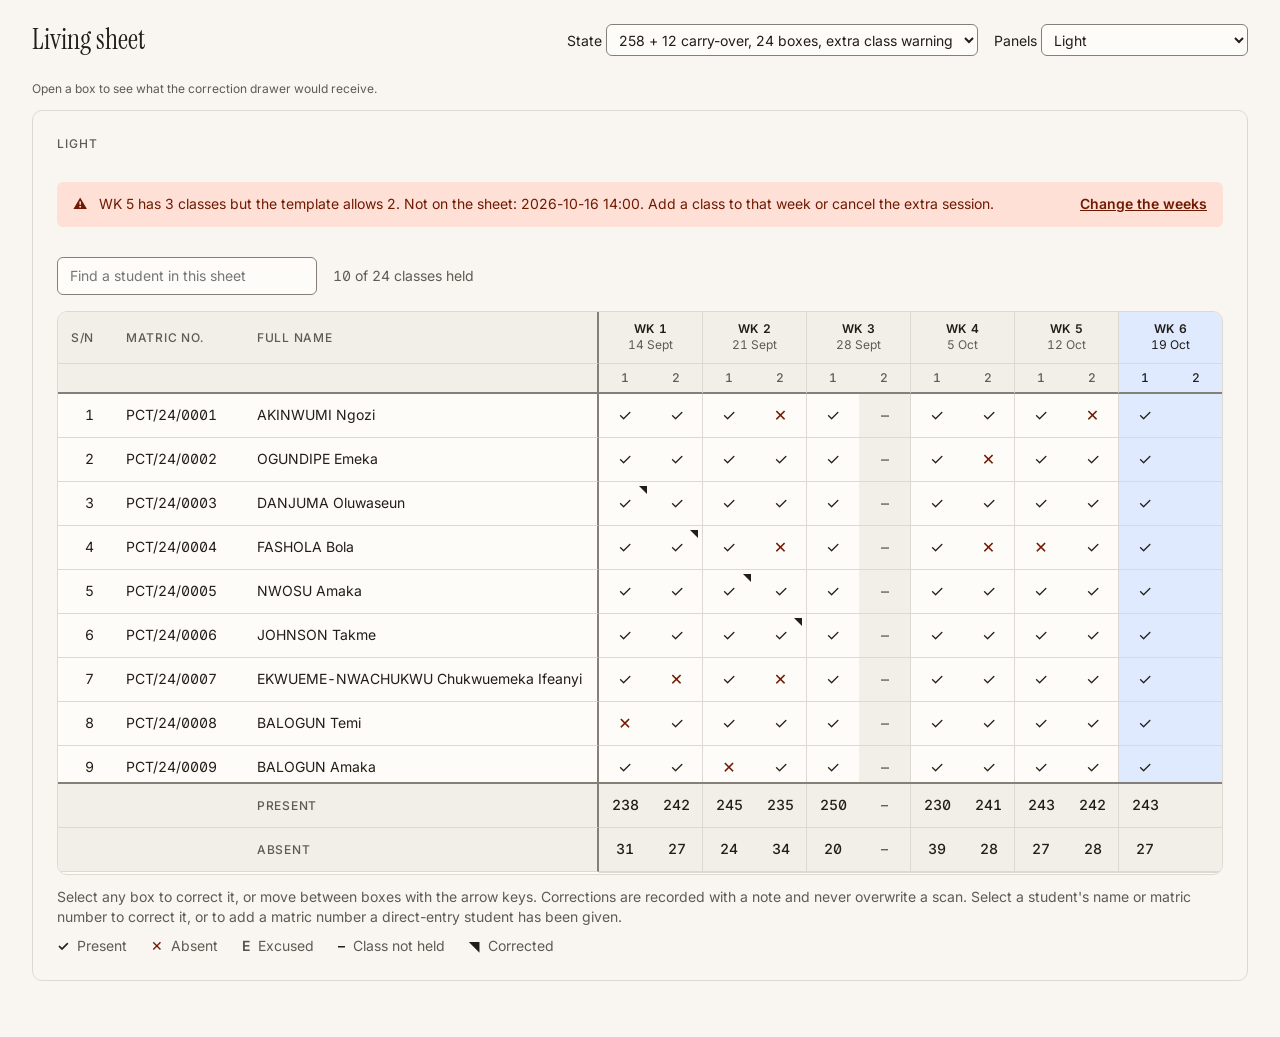
<file: rollcall/static/gallery/sheet.html>
<!doctype html>
<html lang="en-GB">
<head>
  <meta charset="utf-8">
  <meta name="viewport" content="width=device-width, initial-scale=1">
  <title>Living sheet gallery</title>
  <link rel="stylesheet" href="../css/tokens.css">
  <link rel="stylesheet" href="../fonts/fonts.css">
  <link rel="stylesheet" href="../css/base.css">
  <style>
    .gallery { padding: var(--hw-space-6) var(--hw-space-8); }
    .gallery__bar { display: flex; flex-wrap: wrap; gap: var(--hw-space-4); align-items: center; margin-block-end: var(--hw-space-6); }
    .gallery__bar h1 { margin: 0 auto 0 0; }
    .gallery__bar select { font: inherit; min-height: var(--hw-target-min); padding-inline: var(--hw-space-2);
      color: var(--hw-ink); background: var(--hw-surface); border: var(--hw-rule-width) solid var(--hw-rule-strong);
      border-radius: var(--hw-radius-control); }
    .gallery__panel { padding: var(--hw-space-6); border-radius: var(--hw-radius-card); margin-block-end: var(--hw-space-8);
      border: var(--hw-rule-width) solid var(--hw-rule); }
    .gallery__panel > h2 { margin: 0 0 var(--hw-space-4); font-size: var(--hw-text-caption); letter-spacing: 0.08em;
      text-transform: uppercase; color: var(--hw-ink-muted); font-weight: var(--hw-weight-label); }
    .gallery__log { font-size: var(--hw-text-caption); color: var(--hw-ink-muted); min-height: 1.5em; }
    .gallery__panel hw-sheet { --sheet-max-height: 560px; }
  </style>
</head>
<body>
  <main class="gallery">
    <div class="gallery__bar">
      <h1 class="hw-display">Living sheet</h1>
      <label>State
        <select id="state">
          <option value="sheet-24">258 + 12 carry-over, 24 boxes, extra class warning</option>
          <option value="sheet-30">258 + 12 carry-over, 30 boxes</option>
          <option value="sheet-12">40 students, 12 single-class weeks</option>
          <option value="sheet-no-classes">No classes held yet</option>
          <option value="sheet-no-start">No week 1 start date</option>
          <option value="sheet-empty">No students</option>
          <option value="loading">Loading</option>
          <option value="error">Error</option>
        </select>
      </label>
      <label>Panels
        <select id="panels">
          <option value="light">Light</option>
          <option value="all">Light, dark and projection</option>
          <option value="dark">Dark</option>
          <option value="projection">Projection</option>
        </select>
      </label>
    </div>
    <p class="gallery__log" id="log" role="status">Open a box to see what the correction drawer would receive.</p>
    <div id="panels-host"></div>
  </main>

  <script type="module" src="sheet.js"></script>
</body>
</html>
</file>
<file: rollcall/static/css/tokens.css>
/* Generated by design/palette.py. Do not edit by hand: change the OKLCH values there and re-run. */
:root {
  --hw-paper: #F9F6F2;
  --hw-surface: #FEFCF9;
  --hw-sunken: #F2EEE8;
  --hw-rule: #DDD8D2;
  --hw-rule-strong: #848078;
  --hw-ink: #221D17;
  --hw-ink-muted: #5F5A52;
  --hw-accent: #2C498B;
  --hw-accent-hover: #1E3976;
  --hw-accent-soft: #DFEAFE;
  --hw-on-accent: #F8FAFE;
  --hw-present: #006E57;
  --hw-present-soft: #CEF1E5;
  --hw-absent: #6F1A00;
  --hw-absent-soft: #FFE0D7;
  --hw-excused: #5B5048;
  --hw-excused-soft: #EDE2DA;
  --hw-review: #58366F;
  --hw-review-soft: #F0E1FC;
  --hw-focus: #466FCB;
}
@media (prefers-color-scheme: dark) {
  :root:not([data-theme="light"]) {
    --hw-paper: #15120F;
    --hw-surface: #1E1B17;
    --hw-sunken: #0F0D09;
    --hw-rule: #34312C;
    --hw-rule-strong: #7E7A73;
    --hw-ink: #EFEBE4;
    --hw-ink-muted: #AFAAA3;
    --hw-accent: #92B1EE;
    --hw-accent-hover: #AAC4F9;
    --hw-accent-soft: #222D45;
    --hw-on-accent: #0F141D;
    --hw-present: #8BF6D6;
    --hw-present-soft: #0F3329;
    --hw-absent: #D77C63;
    --hw-absent-soft: #3F231B;
    --hw-excused: #C1B5AB;
    --hw-excused-soft: #362F29;
    --hw-review: #E1C3F9;
    --hw-review-soft: #31263A;
    --hw-focus: #7BA3F6;
  }
}
:root[data-theme="dark"], [data-theme="dark"] {
  --hw-paper: #15120F;
  --hw-surface: #1E1B17;
  --hw-sunken: #0F0D09;
  --hw-rule: #34312C;
  --hw-rule-strong: #7E7A73;
  --hw-ink: #EFEBE4;
  --hw-ink-muted: #AFAAA3;
  --hw-accent: #92B1EE;
  --hw-accent-hover: #AAC4F9;
  --hw-accent-soft: #222D45;
  --hw-on-accent: #0F141D;
  --hw-present: #8BF6D6;
  --hw-present-soft: #0F3329;
  --hw-absent: #D77C63;
  --hw-absent-soft: #3F231B;
  --hw-excused: #C1B5AB;
  --hw-excused-soft: #362F29;
  --hw-review: #E1C3F9;
  --hw-review-soft: #31263A;
  --hw-focus: #7BA3F6;
}
[data-theme="light"] {
  --hw-paper: #F9F6F2;
  --hw-surface: #FEFCF9;
  --hw-sunken: #F2EEE8;
  --hw-rule: #DDD8D2;
  --hw-rule-strong: #848078;
  --hw-ink: #221D17;
  --hw-ink-muted: #5F5A52;
  --hw-accent: #2C498B;
  --hw-accent-hover: #1E3976;
  --hw-accent-soft: #DFEAFE;
  --hw-on-accent: #F8FAFE;
  --hw-present: #006E57;
  --hw-present-soft: #CEF1E5;
  --hw-absent: #6F1A00;
  --hw-absent-soft: #FFE0D7;
  --hw-excused: #5B5048;
  --hw-excused-soft: #EDE2DA;
  --hw-review: #58366F;
  --hw-review-soft: #F0E1FC;
  --hw-focus: #466FCB;
}
</file>
<file: rollcall/static/fonts/fonts.css>
/* Herewise typefaces. Bundled, never fetched: the PRD forbids loading anything at runtime, and this
   app runs on a machine with no internet in a lecture theatre.

   Inter is the variable font, one file for every weight from 100 to 900, which is why there is no
   separate Bold file to go stale. Instrument Serif is display only: screen titles and large figures,
   never below 24 px, never in a table.

   Licences sit beside the files: Inter-OFL.txt and InstrumentSerif-OFL.txt, both SIL OFL 1.1. Keep
   them next to the fonts if the fonts ever move. */

@font-face {
  font-family: "Inter";
  src: url("Inter-Variable.woff2") format("woff2-variations");
  font-weight: 100 900;
  font-style: normal;
  font-display: block;
}

@font-face {
  font-family: "Inter";
  src: url("Inter-Italic-Variable.woff2") format("woff2-variations");
  font-weight: 100 900;
  font-style: italic;
  font-display: block;
}

@font-face {
  font-family: "Instrument Serif";
  src: url("InstrumentSerif-Regular.woff2") format("woff2");
  font-weight: 400;
  font-style: normal;
  font-display: block;
}

@font-face {
  font-family: "Instrument Serif";
  src: url("InstrumentSerif-Italic.woff2") format("woff2");
  font-weight: 400;
  font-style: italic;
  font-display: block;
}

:root {
  --hw-font-ui: "Inter", "Segoe UI", system-ui, -apple-system, sans-serif;
  --hw-font-display: "Instrument Serif", Georgia, "Times New Roman", serif;
}

body {
  font-family: var(--hw-font-ui);
  /* Contextual alternates off: Inter's default turns some pairs into ligatures that do not help a
     matric number. */
  font-feature-settings: "calt" 0;
}

/* Numbers that line up in a column: IDs, times, counts, percentages. The register is full of them and
   proportional figures make a column of them ragged. */
.hw-tnum,
table,
.hw-sheet {
  font-variant-numeric: tabular-nums;
  font-feature-settings: "tnum" 1, "calt" 0;
}

/* Device IDs and matric numbers, where a zero must never be read as an O. */
.hw-ids {
  font-variant-numeric: tabular-nums slashed-zero;
  font-feature-settings: "tnum" 1, "zero" 1, "calt" 0;
}

/* Display only: screen titles and large figures. Never below 24 px, never in a table. */
.hw-display {
  font-family: var(--hw-font-display);
  font-weight: 400;
  letter-spacing: 0;
}
</file>
<file: rollcall/static/css/base.css>
/* Herewise base: the non-colour scale from docs/DESIGN-BRIEF.md ("Typography", "Space, shape,
   motion") as --hw- properties, and page defaults. Colour lives in tokens.css, generated by
   design/palette.py; nothing here is a colour value. Load tokens.css, then fonts.css, then this. */

:root {
  /* Type scale, px */
  --hw-text-caption: 12px;
  --hw-text-table: 13px;
  --hw-text-body: 14px;
  --hw-text-lead: 16px;
  --hw-text-section: 20px;
  --hw-text-title: 28px;
  --hw-text-display: 40px;
  --hw-text-hero: 64px;
  --hw-weight-body: 400;
  --hw-weight-label: 500;
  --hw-weight-emphasis: 600;
  --hw-font-ui: "Inter", system-ui, sans-serif;
  --hw-font-display: "Instrument Serif", Georgia, serif;

  /* Space, on the 4 px base */
  --hw-space-1: 4px;
  --hw-space-2: 8px;
  --hw-space-3: 12px;
  --hw-space-4: 16px;
  --hw-space-6: 24px;
  --hw-space-8: 32px;
  --hw-space-12: 48px;
  --hw-space-16: 64px;

  /* Shape */
  --hw-radius-control: 6px;
  --hw-radius-card: 10px;
  --hw-radius-pill: 999px;
  --hw-rule-width: 1px;
  --hw-rule-width-strong: 2px;
  --hw-focus-width: 2px;

  /* Rows and targets */
  --hw-row-comfortable: 40px;
  --hw-row-compact: 32px;
  --hw-target-min: 32px;

  /* Motion: cause and effect only */
  --hw-motion-fast: 150ms;
  --hw-motion-slow: 250ms;
}

*, *::before, *::after { box-sizing: border-box; }

/* The browser's own [hidden] rule is weaker than any author `display`, so a hidden flex or grid
   element stays on screen. Found on the field error, which showed its cross under every empty
   input on the sign-in screen. */
[hidden] { display: none !important; }

body {
  margin: 0;
  background: var(--hw-paper);
  color: var(--hw-ink);
  font-family: var(--hw-font-ui);
  font-size: var(--hw-text-body);
  line-height: 1.45;
}

[data-theme] {
  background: var(--hw-paper);
  color: var(--hw-ink);
}

:root, [data-theme="light"] { color-scheme: light; }
[data-theme="dark"] { color-scheme: dark; }
@media (prefers-color-scheme: dark) {
  :root:not([data-theme="light"]) { color-scheme: dark; }
}

:focus-visible {
  outline: var(--hw-focus-width) solid var(--hw-focus);
  outline-offset: var(--hw-focus-width);
}

.hw-display {
  font-family: var(--hw-font-display);
  font-weight: 400;
  font-size: var(--hw-text-title);
  line-height: 1.1;
}

.hw-num {
  font-variant-numeric: tabular-nums slashed-zero;
}

.hw-visually-hidden {
  position: absolute;
  width: 1px;
  height: 1px;
  margin: -1px;
  padding: 0;
  overflow: hidden;
  clip: rect(0 0 0 0);
  white-space: nowrap;
  border: 0;
}

@media (prefers-reduced-motion: reduce) {
  *, *::before, *::after {
    transition-duration: 0ms !important;
    animation-duration: 0ms !important;
  }
}
</file>
